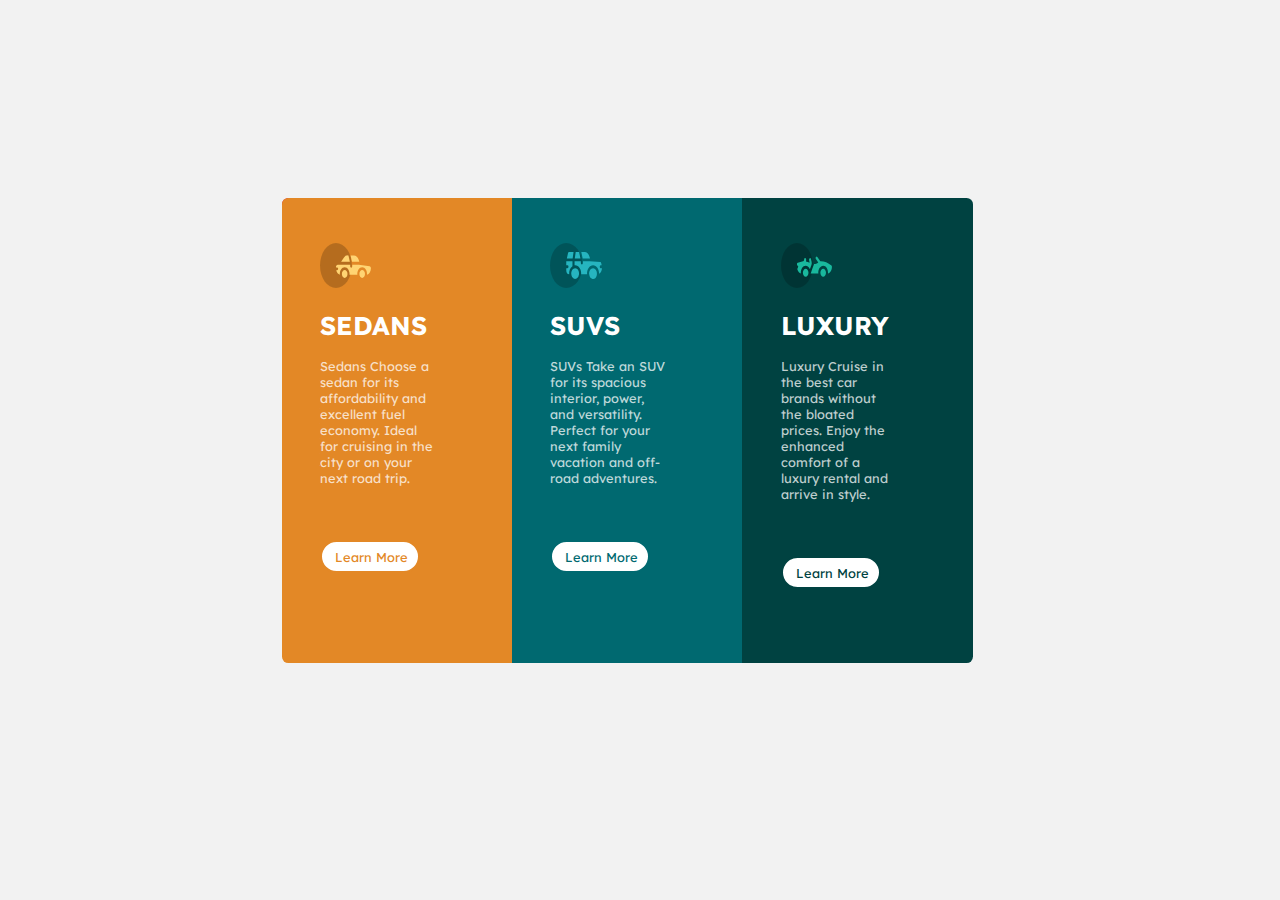
<file: 3-column-preview-card-component-main/index.html>
<!DOCTYPE html>
<html lang="en">

<head>
    <meta charset="UTF-8">
    <meta http-equiv="X-UA-Compatible" content="IE=edge">
    <meta name="viewport" content="width=device-width, initial-scale=1.0">
    <title>Document</title>
    <link rel="shortcut icon" href="./images/favicon-32x32.png">
    <link rel="stylesheet" href="style.css">
</head>

<body>

    <div class="box">
        <span class="part1"> 
            <img src="./images/icon-sedans.svg" alt="sedans">
            <h1>Sedans</h1>
            <p>Sedans Choose a sedan for its affordability and excellent fuel economy. Ideal for cruising in the city or on your next road trip.</p>
            <span>Learn More</span>
        </span>
        </span>
        <span class="part2">
            <img src="./images/icon-suvs.svg" alt="sedans">
            <h1>SUVS</h1>
            <p>SUVs Take an SUV for its spacious interior, power, and versatility. Perfect for your next family vacation and off-road adventures. </p>
            <span>Learn More</span>
        </span>
        <span class="part3">
            <img src="./images/icon-luxury.svg" alt="sedans">
            <h1>Luxury</h1>
            <p>Luxury Cruise in the best car brands without the bloated prices. Enjoy the enhanced comfort of a luxury rental and arrive in style.</p>
            <span>Learn More</span>
        </span>
    </div>


</body>

</html>
</file>
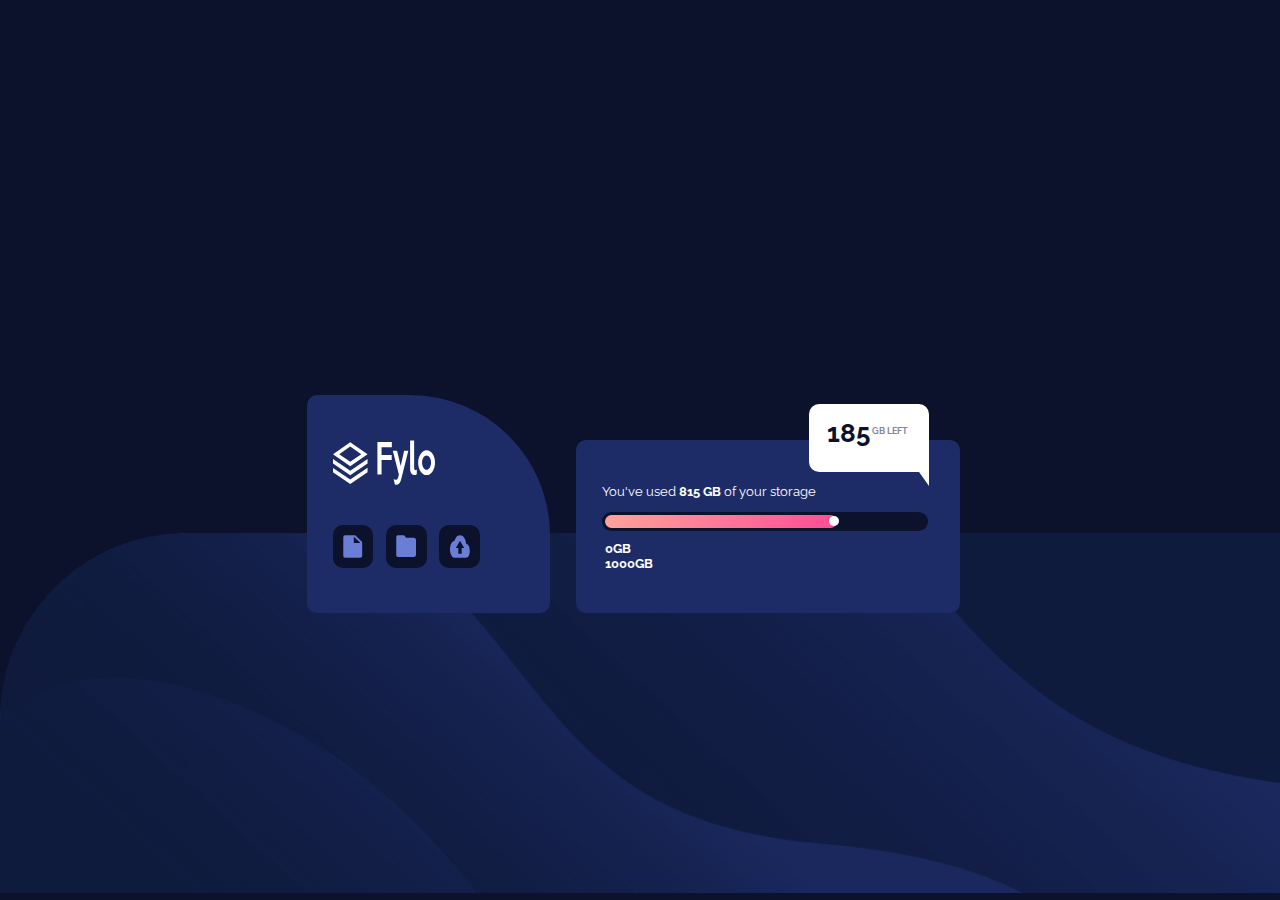
<file: Fylo data storage component/index.html>
<!DOCTYPE html>
<html lang="en">

<head>
    <meta charset="UTF-8">
    <meta http-equiv="X-UA-Compatible" content="IE=edge">
    <meta name="viewport" content="width=device-width, initial-scale=1.0">
    <title>frontendmentor1</title>
    <link rel="shortcut icon" href="./images/favicon-32x32.png">
    <link rel="stylesheet" href="style.css">
</head>

<body>
    <div class="flex">
        <div class="image3">
            <img class="icon1" src="./images/logo.svg" alt="logo">
            <span class="icons">
            <img class="img1" src="./images/icon-document.svg" alt="document">
            <img class="img2" src="./images/icon-folder.svg" alt="folder">
            <img class="img3" src="./images/icon-upload.svg" alt="upload">
            </span>
        </div>
        <div class="image2">
            <span class="whitebox">
            <span class="text0"> 185 </span>
            <span class="text"> GB LEFT </span>
            <span class="triangle-down"></span>
            </span>
            <p class="text2">You've used <span class="text2_1">815 GB</span> of your storage</p>
            <span class="meter">
            <span style="width: 72.5%;">
            <span class="dot"></span>
            </span>
            <p class="text3">0GB 1000GB</p>
        </div>
    </div>
    </div>
    </div>
    <div class="image"></div>
</body>

</html>
</file>
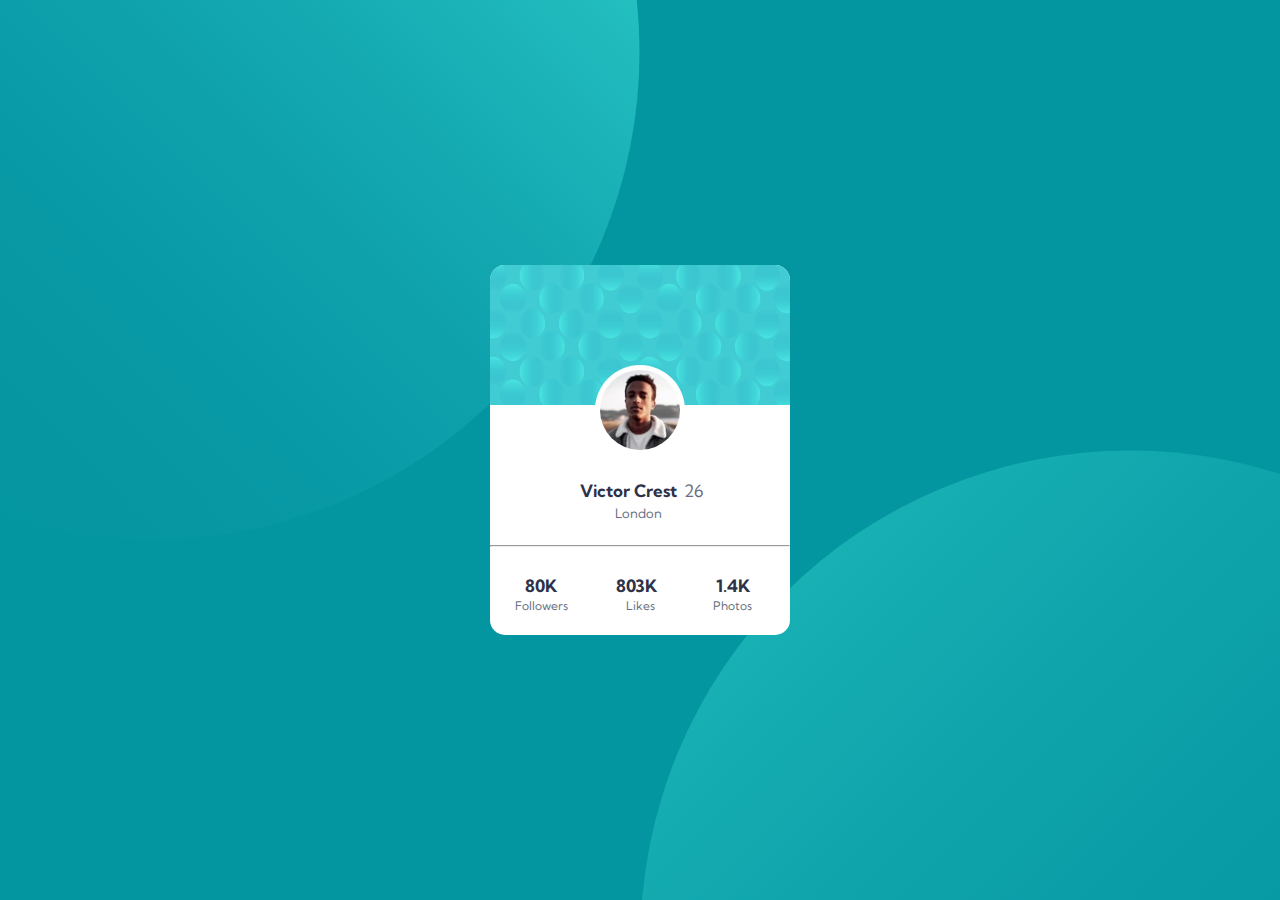
<file: profile-card-component-main/index.html>
<!DOCTYPE html>
<html lang="en">

<head>
    <meta charset="UTF-8">
    <meta http-equiv="X-UA-Compatible" content="IE=edge">
    <meta name="viewport" content="width=device-width, initial-scale=1.0">
    <link rel="shortcut icon" href="./images/favicon-32x32.png">
    <link rel="stylesheet" href="style.css">
    <title>Document</title>
</head>

<body>
    <div class="img">
    </div>
    <div class="box">
        <img class="imgcard" src="./images/bg-pattern-card.svg">
        <img class="profile" src="./images/image-victor.jpg">
        <span class="text0">
            <p class="name">Victor Crest</p>
            <p class="number">26</p>
            <p class="London">London</p>
        </span>
        <span class="line">
            <hr>
        </span>
        <span class="text1">
        <p>80K 803K 1.4K</p>
        <p>Followers Likes Photos</p>
        </span>

    </div>
</body>

</html>
</file>
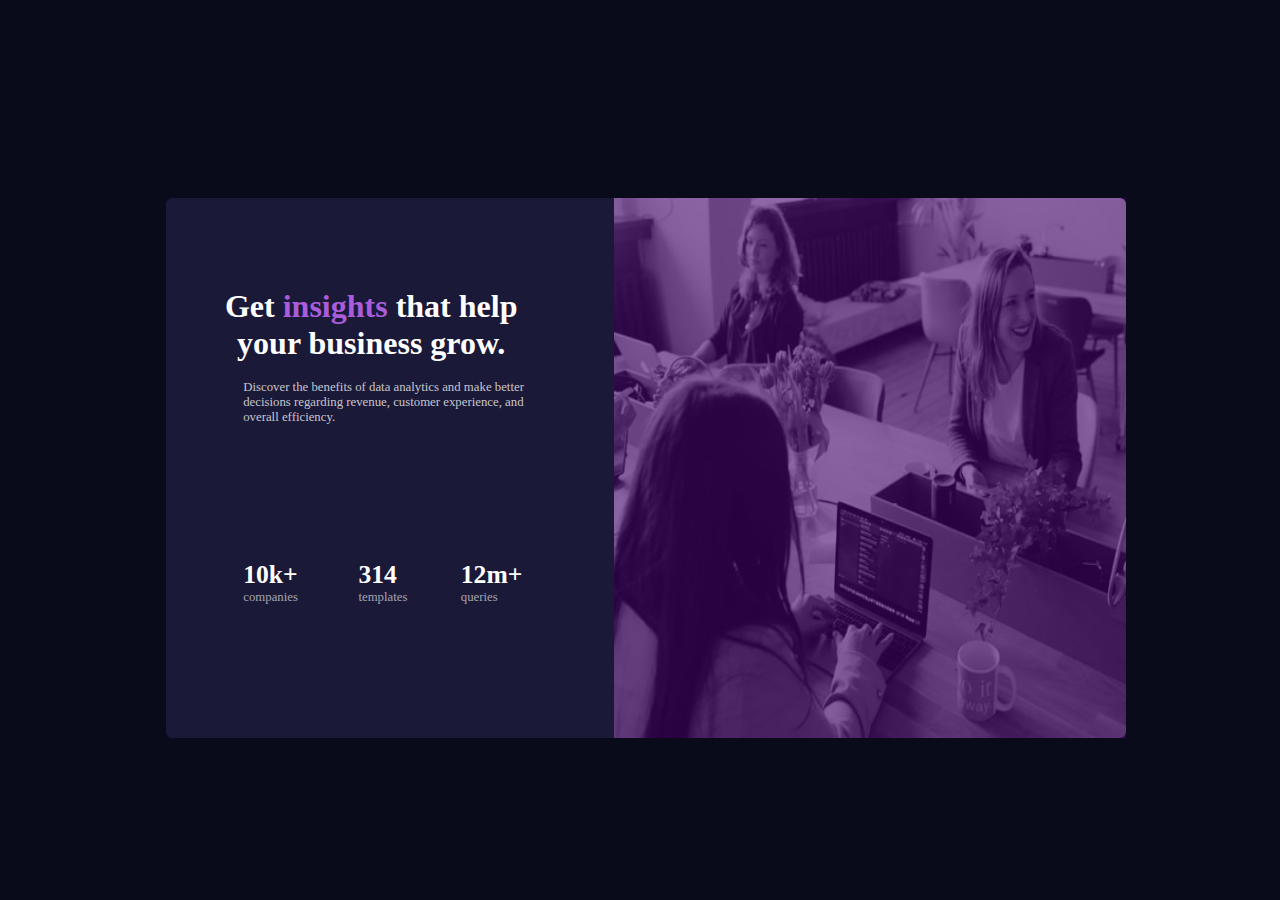
<file: Stats preview card component/index.html>
<!DOCTYPE html>
<html lang="en">

<head>
    <meta charset="UTF-8">
    <meta http-equiv="X-UA-Compatible" content="IE=edge">
    <meta name="viewport" content="width=device-width, initial-scale=1.0">
    <title>frontendmentor2</title>
    <link rel="shortcut icon" href="./images/favicon-32x32.png">
    <link rel="stylesheet" href="style.css">
</head>

<body>
    <div class="box">
        <span class="overlay"></span>
        <img class="image" src="./images/image-header-desktop.jpg" alt="header">
        <p>
            <span class="text0">Get <span class="text1">insights</span> that help your business grow.</span>
            <span class="text2"> Discover the benefits of data analytics and make better decisions regarding revenue, customer experience, and overall efficiency.</span>

            <span class="text3">10k+</span>
            <span class="text5">314</span>
            <span class="text6">12m+</span>

            <span class="text4">companies </span>
            <span class="text7">templates</span>
            <span class="text8">queries</span>
        </p>
    </div>
</body>

</html>
</file>
<file: 3-column-preview-card-component-main/style.css>
@import url('https://fonts.googleapis.com/css2?family=Lexend+Deca&display=swap');
@import url('https://fonts.googleapis.com/css2?family=Lexend+Deca&display=swap');
body {
    margin: 0px;
    padding: 0px;
    background-color: hsl(0, 0%, 95%);
}

.box {
    display: block;
    position: absolute;
    background-color: crimson;
    color: white;
    width: 50vw;
    height: 60vh;
    top: 50%;
    left: 50%;
    margin-left: -28vw;
    margin-top: -28vh;
    border-radius: 0.5vw;
    min-height: 450px;
}

.part1 {
    display: block;
    position: fixed;
    background-color: hsl(31, 77%, 52%);
    width: 18vw;
    height: 60vh;
    min-height: 465px;
    border-top-left-radius: 0.5vw;
    border-bottom-left-radius: 0.5vw;
}

.part1>span {
    font-family: 'Lexend Deca', sans-serif;
    display: block;
    margin-left: 3vw;
    margin-top: 6vh;
    padding: 0.5vw;
    width: 5vw;
    white-space: nowrap;
    border-style: solid;
    border-width: 2px;
    border-radius: 5vw;
    font-size: 1vw;
    background-color: white;
    color: hsl(31, 77%, 52%);
    padding-left: 1vw;
    padding-right: 1.5vw;
}

.part1>span:hover {
    background-color: hsl(31, 77%, 52%);
    color: white;
    cursor: pointer;
}

.part1>img {
    margin-left: 3vw;
    margin-top: 5vh;
    width: 4vw;
    height: 5vh;
}

.part1>h1 {
    font-family: 'Lexend Deca', sans-serif;
    margin-left: 3vw;
    font-size: 2vw;
    text-transform: uppercase;
}

.part1>p {
    font-family: 'Lexend Deca', sans-serif;
    margin-left: 3vw;
    margin-right: 6vw;
    color: hsla(0, 0%, 100%, 0.75);
    font-size: 1vw;
}

.part2 {
    display: block;
    position: fixed;
    background-color: hsl(184, 100%, 22%);
    width: 18vw;
    height: 60vh;
    margin-left: 18vw;
    min-height: 465px;
}

.part2>span {
    font-family: 'Lexend Deca', sans-serif;
    display: block;
    margin-left: 3vw;
    margin-top: 6vh;
    padding: 0.5vw;
    width: 5vw;
    white-space: nowrap;
    border-style: solid;
    border-width: 2px;
    border-radius: 5vw;
    font-size: 1vw;
    background-color: white;
    color: hsl(184, 100%, 22%);
    padding-left: 1vw;
    padding-right: 1.5vw;
}

.part2>span:hover {
    background-color: hsl(184, 100%, 22%);
    color: white;
    cursor: pointer;
}

.part2>img {
    margin-left: 3vw;
    margin-top: 5vh;
    width: 4vw;
    height: 5vh;
}

.part2>h1 {
    font-family: 'Lexend Deca', sans-serif;
    margin-left: 3vw;
    font-size: 2vw;
    text-transform: uppercase;
}

.part2>p {
    font-family: 'Lexend Deca', sans-serif;
    margin-left: 3vw;
    margin-right: 6vw;
    color: hsla(0, 0%, 100%, 0.75);
    font-size: 1vw;
}

.part3 {
    display: block;
    position: fixed;
    background-color: hsl(179, 100%, 13%);
    width: 18vw;
    height: 60vh;
    margin-left: 36vw;
    min-height: 465px;
    border-top-right-radius: 0.5vw;
    border-bottom-right-radius: 0.5vw;
}

.part3>span {
    font-family: 'Lexend Deca', sans-serif;
    display: block;
    margin-left: 3vw;
    margin-top: 6vh;
    padding: 0.5vw;
    width: 5vw;
    white-space: nowrap;
    border-style: solid;
    border-width: 2px;
    border-radius: 5vw;
    font-size: 1vw;
    background-color: white;
    color: hsl(179, 100%, 13%);
    padding-left: 1vw;
    padding-right: 1.5vw;
}

.part3>span:hover {
    background-color: hsl(179, 100%, 13%);
    color: white;
    cursor: pointer;
}

.part3>img {
    margin-left: 3vw;
    margin-top: 5vh;
    width: 4vw;
    height: 5vh;
}

.part3>h1 {
    font-family: 'Lexend Deca', sans-serif;
    margin-left: 3vw;
    font-size: 2vw;
    text-transform: uppercase;
}

.part3>p {
    font-family: 'Lexend Deca', sans-serif;
    margin-left: 3vw;
    margin-right: 6vw;
    color: hsla(0, 0%, 100%, 0.75);
    font-size: 1vw;
}

@media screen and (max-width: 1500px) {
    .box {
        max-height: 100px;
    }
    .part1 {
        max-height: 100px;
    }
    .part2 {
        max-height: 100px;
    }
    .part3 {
        max-height: 100px;
    }
}

@media screen and (max-width: 1000px) {
    .box {
        height: 500vh;
        width: 60vw;
        left: 48%;
        top: 35%;
        border-top-left-radius: 1vw;
        border-top-right-radius: 1vw;
    }
    .part1 {
        position: relative;
        min-height: none;
        max-height: none;
        height: 55vh;
        width: 60vw;
        border-top-left-radius: 1vw;
        border-top-right-radius: 1vw;
    }
    .part1>img {
        width: 10vw;
        height: 6vh;
    }
    .part1>h1 {
        margin-top: 3vh;
        font-size: 6vw;
    }
    .part1>p {
        font-size: 2.5vw;
        margin-right: 15vw;
    }
    .part1>span {
        font-size: 1.5vw;
        padding-right: 6vw;
        padding-left: 3vw;
        padding-top: 2vw;
        padding-bottom: 2vw;
        border-radius: 10vw;
    }
    .part2 {
        position: relative;
        min-height: 560px;
        max-height: 800px;
        max-height: 100px;
        margin-top: 0vh;
        margin-left: 0vw;
        height: 55vh;
        width: 60vw;
    }
    .part2>img {
        width: 10vw;
        height: 6vh;
    }
    .part2>h1 {
        margin-top: 3vh;
        font-size: 6vw;
    }
    .part2>p {
        font-size: 2.5vw;
        margin-right: 15vw;
    }
    .part2>span {
        font-size: 1.5vw;
        padding-right: 6vw;
        padding-left: 3vw;
        padding-top: 2vw;
        padding-bottom: 2vw;
        border-radius: 10vw;
    }
    .part3 {
        min-height: 625px;
        max-height: 600px;
        position: relative;
        max-height: 100px;
        margin-top: 0vh;
        margin-left: 0vw;
        height: 60vh;
        width: 60vw;
    }
    .part3>img {
        width: 10vw;
        height: 6vh;
    }
    .part3>h1 {
        margin-top: 3vh;
        font-size: 6vw;
    }
    .part3>p {
        font-size: 2.5vw;
        margin-right: 15vw;
    }
    .part3>span {
        font-size: 1.5vw;
        padding-right: 6vw;
        padding-left: 3vw;
        padding-top: 2vw;
        padding-bottom: 2vw;
        border-radius: 10vw;
    }
}

@media screen and (max-width: 600px) {
    .box {
        height: 190vh;
        width: 80vw;
        left: 38%;
        top: 35%;
    }
    .part1 {
        position: relative;
        min-height: none;
        max-height: none;
        height: 65vh;
        width: 80vw;
    }
    .part1>img {
        width: 20vw;
        height: 6vh;
    }
    .part1>h1 {
        margin-top: 3vh;
        font-size: 8vw;
    }
    .part1>p {
        font-size: 4vw;
        margin-right: 15vw;
    }
    .part1>span {
        font-size: 4vw;
        padding-right: 23vw;
        padding-left: 3vw;
        padding-top: 3vw;
        padding-bottom: 3vw;
        border-radius: 15vw;
    }
    .part2 {
        position: relative;
        min-height: 625px;
        max-height: 600px;
        max-height: 100px;
        margin-top: 0vh;
        margin-left: 0vw;
        height: 80vh;
        width: 80vw;
    }
    .part2>img {
        width: 20vw;
        height: 6vh;
    }
    .part2>h1 {
        margin-top: 3vh;
        font-size: 8vw;
    }
    .part2>p {
        font-size: 4vw;
        margin-right: 15vw;
    }
    .part2>span {
        font-size: 4vw;
        padding-right: 23vw;
        padding-left: 3vw;
        padding-top: 3vw;
        padding-bottom: 3vw;
        border-radius: 15vw;
    }
    .part3 {
        min-height: 625px;
        max-height: 600px;
        position: relative;
        max-height: 100px;
        margin-top: 0vh;
        margin-left: 0vw;
        height: 70vh;
        width: 80vw;
    }
    .part3>img {
        width: 20vw;
        height: 6vh;
    }
    .part3>h1 {
        margin-top: 3vh;
        font-size: 8vw;
    }
    .part3>p {
        font-size: 4vw;
        margin-right: 15vw;
    }
    .part3>span {
        font-size: 4vw;
        padding-right: 23vw;
        padding-left: 3vw;
        padding-top: 3vw;
        padding-bottom: 3vw;
        border-radius: 15vw;
    }
}
</file>
<file: Fylo data storage component/style.css>
@import url('https://fonts.googleapis.com/css2?family=Raleway&display=swap');
body {
    margin: 0;
    padding: 0;
    background-color: hsl(229, 57%, 11%);
    font-family: 'Raleway', sans-serif;
    box-sizing: border-box;
}

.image {
    background-image: url('./images/bg-desktop.png');
    background-repeat: no-repeat;
    background-size: cover;
    height: 40vh;
    width: 100%;
    margin-top: none;
    padding-top: none;
}

.triangle-down {
    border-left: 2.5vw solid transparent;
    border-right: 0vw solid transparent;
    border-top: 5vh solid white;
    overflow: hidden;
    margin-right: 0vw;
    margin-left: 5.5vw;
    margin-top: 0.5vh;
    min-height: 20px;
    display: block;
}

.text {
    color: hsl(229, 7%, 55%);
    display: block;
    overflow: visible;
    margin-top: -2.4em;
    margin-left: 5em;
}

.icons {
    display: flex;
    justify-content: flex-start;
    margin-top: 4vh;
}

.img1 {
    padding: 0.8vw;
    background-color: hsl(229, 57%, 11%);
    border-radius: 10px;
    height: 2.5vh;
    width: 1vw;
    margin-top: 0em;
    margin-left: -1vw;
    min-width: 20px;
    min-height: 20px;
}

.img2 {
    padding: 0.8vw;
    background-color: hsl(229, 57%, 11%);
    margin-left: 1vw;
    border-radius: 10px;
    height: 2.5vh;
    width: 1vw;
    min-width: 20px;
    min-height: 20px;
}

.image2>p {
    margin-left: 2em;
}

.img3 {
    padding: 0.8vw;
    background-color: hsl(229, 57%, 11%);
    margin-left: 1vw;
    border-radius: 10px;
    margin-right: 5px;
    height: 2.5vh;
    width: 1vw;
    min-width: 20px;
    min-height: 20px;
}

.icon1 {
    width: 8vw;
    height: 5vh;
    margin-right: 20em;
    margin-left: -1vw;
    min-width: 80px;
    min-height: 30px;
}

.meter {
    display: block;
    height: 0.8em;
    width: 25vw;
    position: relative;
    background-color: hsl(229, 57%, 11%);
    border-radius: 25px;
    padding: 3px;
    margin: 1vh;
    margin-left: 2vw;
    margin-right: 20vw;
}

.meter>span {
    display: block;
    height: 0.8em;
    width: 25vw;
    border-top-right-radius: 20px;
    border-bottom-right-radius: 20px;
    border-top-left-radius: 20px;
    border-bottom-left-radius: 20px;
    background-color: rgb((43), 194, 83);
    background-image: linear-gradient(to right, rgba(255, 163, 153), rgba(255, 77, 151));
    position: relative;
    margin-top: 0px;
}

.dot {
    margin-left: 17.5vw;
    height: 10px;
    width: 10px;
    background-color: white;
    border-radius: 50%;
    display: inline-block;
    margin-bottom: 4px;
}

.flex {
    display: flex;
    flex-wrap: wrap;
}

.flex>div {
    transform: translateY(80px);
}

.image3 {
    margin-top: 35vh;
    margin-left: 24vw;
    background-color: hsl(228, 56%, 26%);
    border-radius: 10px;
    border-top-right-radius: 140px;
    width: 16vw;
    padding: 0vw;
    min-width: 0px;
    padding-bottom: 5vh;
    padding-top: 5vh;
    padding-left: 3vw;
    min-height: 95px;
    min-width: 200px;
}

.image2 {
    margin-top: 40vh;
    margin-left: 2vw;
    background-color: hsl(228, 56%, 26%);
    color: white;
    border-radius: 10px;
    width: 30vw;
    margin-right: 2vw;
    margin-bottom: 0vh;
    max-height: 20vh;
    min-height: 120px;
}

.whitebox {
    font-size: 0.7vw;
    font-weight: 700;
    white-space: nowrap;
    margin-left: 26em;
    background-color: white;
    height: 1em;
    border-radius: 10px;
    padding: 2em;
    padding-bottom: 5vh;
    padding-top: 1.5vh;
    padding-right: 8vw;
    margin-right: 9em;
    color: black;
    margin-top: -4em;
    border-bottom-right-radius: 0px;
    display: block;
}

.text0 {
    font-weight: 700;
    font-size: 2vw;
    color: hsl(229, 57%, 11%);
}

.text2 {
    font-size: 1vw;
}

.text2_1 {
    font-weight: 700;
}

.text3 {
    word-spacing: 19vw;
    font-weight: 700;
    display: block;
    font-size: 1vw;
}

@media screen and (max-width:600px) {
    .image {
        background-image: url('./images/bg-mobile.png');
        height: 150vh;
        margin-top: -50vh;
        width: 100%;
    }
    .flex {
        flex-direction: column;
    }
    .flex>div {
        margin-top: 0px;
        transform: translateY(200px);
    }
    .image2 {
        margin-top: 0px;
        width: 94vw;
        margin-left: 1em;
        height: 20vh;
        min-height: 20vh;
    }
    .image3 {
        margin-top: 0px;
        width: 91vw;
        margin-left: 1em;
        margin-bottom: 10px;
        border-top-right-radius: 7em;
        margin-right: 1vw;
    }
    .whitebox {
        display: block;
        position: absolute;
        margin-top: 14vh;
        height: 7vh;
        margin-left: 20vw;
        padding: 5em;
        border-radius: 3vw;
    }
    .text {
        margin-bottom: 0em;
        font-size: 5em;
        margin-top: -2.5em;
        margin-left: 5.5em;
    }
    .icons {
        margin-top: 0em;
        margin-left: 1.5em;
        margin-top: 1em;
        margin-bottom: 0em;
    }
    .img1 {
        margin-top: 0vh;
        width: 5vw;
        height: 2.7vh;
        padding: 1.8vh;
        border-radius: 0.7em;
    }
    .img2 {
        margin-top: 0vh;
        margin-left: 1em;
        width: 5vw;
        height: 2.7vh;
        padding: 1.8vh;
        border-radius: 0.7em;
    }
    .img3 {
        margin-top: 0vh;
        margin-left: 1em;
        width: 5vw;
        height: 2.7vh;
        padding: 1.8vh;
        border-radius: 0.7em;
    }
    .icon1 {
        margin-left: 5vw;
        margin-bottom: 2vh;
        width: 9em;
        height: 2.5em;
    }
    .triangle-down {
        display: none;
    }
    .meter>span {
        position: relative;
        margin-top: 0px;
        margin-left: 0em;
        width: 24em;
        height: 1.5vh;
    }
    .meter {
        display: block;
        margin-top: 1em;
        margin-left: 1em;
        width: 85vw;
        height: 1.5vh;
    }
    .text0 {
        font-size: 15em;
    }
    .text2 {
        margin-left: 25vw;
        margin-top: 2vh;
        font-size: 3vw;
        white-space: nowrap;
    }
    .text3 {
        word-spacing: 66vw;
        margin-top: 1em;
        font-size: 3vw;
    }
    .dot {
        margin-left: 60vw;
        margin-top: 1px;
    }
}
</file>
<file: profile-card-component-main/style.css>
@import url('https://fonts.googleapis.com/css2?family=Kumbh+Sans&display=swap');
* {
    --white: #ffffff;
    --Very_dark_desaturated_blue: hsl(229, 23%, 23%);
    --Dark_grayish_blue: hsl(227, 10%, 46%);
    --background_color: rgb(4, 150, 160);
    margin: 0;
    padding: 0;
    font-family: 'Kumbh Sans', sans-serif;
}

.img {
    background-color: var(--background_color);
    background-image: url(./images/bg-pattern-top.svg), url(./images/bg-pattern-bottom.svg);
    background-repeat: no-repeat;
    background-position: right 50vw bottom 40vh, left 50vw top 50vh;
    height: 100vh;
}

.box {
    display: flex;
    background-color: var(--white);
    width: 300px;
    height: 370px;
    margin-top: -50vh;
    margin-left: 50vw;
    transform: translate(-50%, -50%);
    border-radius: 15px;
}

.box>:first-child {
    width: 100%;
    height: 140px;
    border-top-left-radius: 15px;
    border-top-right-radius: 15px;
}

.box>:nth-child(2) {
    margin-left: -195px;
    margin-top: 100px;
    height: 80px;
    border-radius: 50%;
    background-color: var(--white);
    padding: 5px;
}

.text0 {
    display: grid;
    grid-template-columns: auto auto;
    grid-template-rows: auto;
    height: 45px;
    width: 130px;
    margin-top: 215px;
    margin-left: -105px;
}

.text0>:first-child {
    font-size: 17px;
    font-weight: 700;
    color: var(--Very_dark_desaturated_blue);
}

.text0>:nth-child(2) {
    font-size: 17px;
    color: var(--Dark_grayish_blue);
}

.text0>:nth-child(3) {
    margin-left: 35px;
    font-size: 13px;
    color: var(--Dark_grayish_blue);
}

.line {
    width: 300px;
    margin-top: 280px;
    margin-left: -220px;
    color: var(--Dark_grayish_blue);
}

.text1 {
    display: grid;
    grid-template-columns: 1fr;
    height: 40px;
    width: 250px;
    margin-top: 310px;
    margin-left: -265px;
}

.text1>:first-child {
    font-size: 17px;
    font-weight: 700;
    color: var(--Very_dark_desaturated_blue);
    word-spacing: 55px;
}

.text1>:last-child {
    font-size: 12px;
    color: var(--Dark_grayish_blue);
    word-spacing: 55px;
    margin-left: -10px;
}
</file>
<file: Stats preview card component/style.css>
body {
    margin: 0px;
    padding: 0px;
    background-color: hsl(233, 47%, 7%);
}

.box {
    display: block;
    position: absolute;
    background-color: hsl(244, 38%, 16%);
    width: 75vw;
    height: 60vh;
    top: 50%;
    left: 50%;
    margin-left: -37vw;
    margin-top: -28vh;
    border-radius: 0.5vw;
    min-height: 300px;
}

.image {
    float: right;
    width: 40vw;
    height: 60vh;
    border-top-right-radius: 0.5vw;
    border-bottom-right-radius: 0.5vw;
    padding-left: 5vw;
    min-height: 300px;
}

.overlay {
    display: block;
    position: absolute;
    margin-left: 35vw;
    height: 60vh;
    width: 40vw;
    min-height: 300px;
    background-color: rgba(67, 1, 107, 0.6);
}

.text0 {
    display: block;
    position: relative;
    font-size: 2.5vw;
    text-align: center;
    margin-top: 10vh;
    margin-left: 2vw;
    font-weight: 700;
    color: hsl(0, 0%, 100%);
}

.text1 {
    color: hsl(277, 64%, 61%);
}

.text2 {
    display: block;
    position: relative;
    font-size: 1vw;
    margin-left: 6vw;
    padding-right: 45vw;
    margin-top: 2vh;
    color: hsla(0, 0%, 100%, 0.75);
}

.text3 {
    display: block;
    position: absolute;
    font-size: 2vw;
    margin-left: 6vw;
    margin-top: 15vh;
    word-spacing: 3vw;
    color: hsl(0, 0%, 100%);
    font-weight: 700;
}

.text5 {
    display: block;
    position: absolute;
    font-size: 2vw;
    margin-left: 15vw;
    margin-top: 15vh;
    word-spacing: 3vw;
    color: hsl(0, 0%, 100%);
    font-weight: 700;
}

.text6 {
    display: block;
    position: ab;
    font-size: 2vw;
    margin-left: 23vw;
    margin-top: 15vh;
    word-spacing: 3vw;
    color: hsl(0, 0%, 100%);
    font-weight: 700;
}

.text4 {
    position: absolute;
    font-size: 1vw;
    color: hsla(0, 0%, 100%, 0.6);
    margin-left: 6vw;
    word-spacing: 3vw;
}

.text7 {
    position: absolute;
    font-size: 1vw;
    color: hsla(0, 0%, 100%, 0.6);
    margin-left: 15vw;
    word-spacing: 3vw;
}

.text8 {
    position: absolute;
    font-size: 1vw;
    color: hsla(0, 0%, 100%, 0.6);
    margin-left: 23vw;
    word-spacing: 3vw;
}

@media screen and (max-width: 700px) {
    .box {
        height: 100vh;
        margin-top: -46vh;
        width: 80vw;
        left: 48%;
        max-height: 900px;
    }
    .image {
        background-image: url(./images/image-header-mobile.jpg);
        padding-left: 0vw;
        height: 1vh;
        width: 80vw;
    }
    .overlay {
        width: 80vw;
        height: 1vh;
        margin-left: 0vw;
    }
    .text0 {
        font-size: 6vw;
        margin-top: 35vh;
        padding-right: 15vw;
        margin-left: 15vw;
    }
    .text2 {
        font-size: 3vw;
        padding-right: 8vw;
        margin-left: 10vw;
    }
    .text3 {
        font-size: 5vw;
        margin-top: 0vh;
        margin-left: 35vw;
        margin-top: 5vh;
    }
    .text5 {
        font-size: 5vw;
        margin-top: 5vh;
        margin-left: 35vw;
        margin-top: 15vh;
    }
    .text6 {
        font-size: 5vw;
        margin-top: 10vh;
        margin-left: 35vw;
        margin-top: 25vh;
    }
    .text4 {
        position: absolute;
        font-size: 3vw;
        margin-top: -20vh;
        margin-left: 35vw;
    }
    .text7 {
        position: absolute;
        font-size: 3vw;
        margin-top: -10vh;
        margin-left: 35vw;
    }
    .text8 {
        position: absolute;
        font-size: 3vw;
        margin-top: 0vh;
        margin-left: 35vw;
    }
}
</file>
